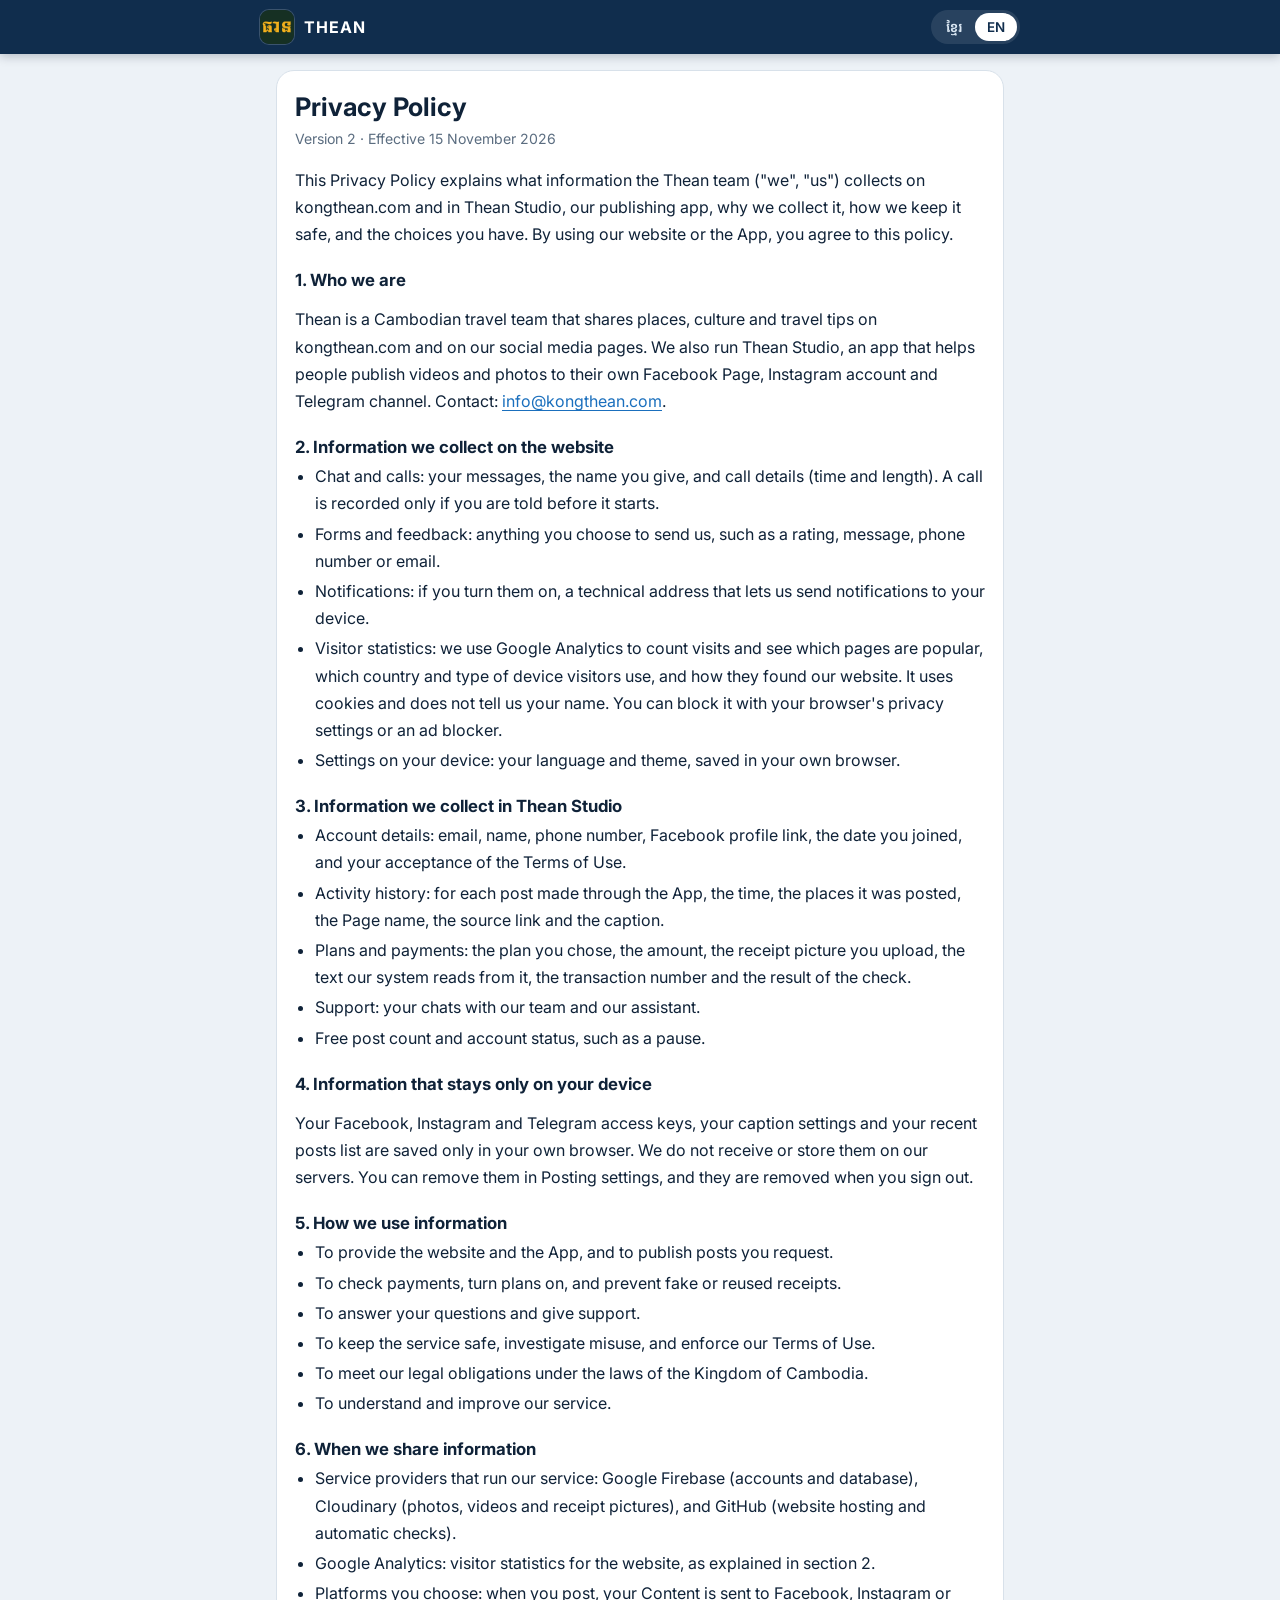
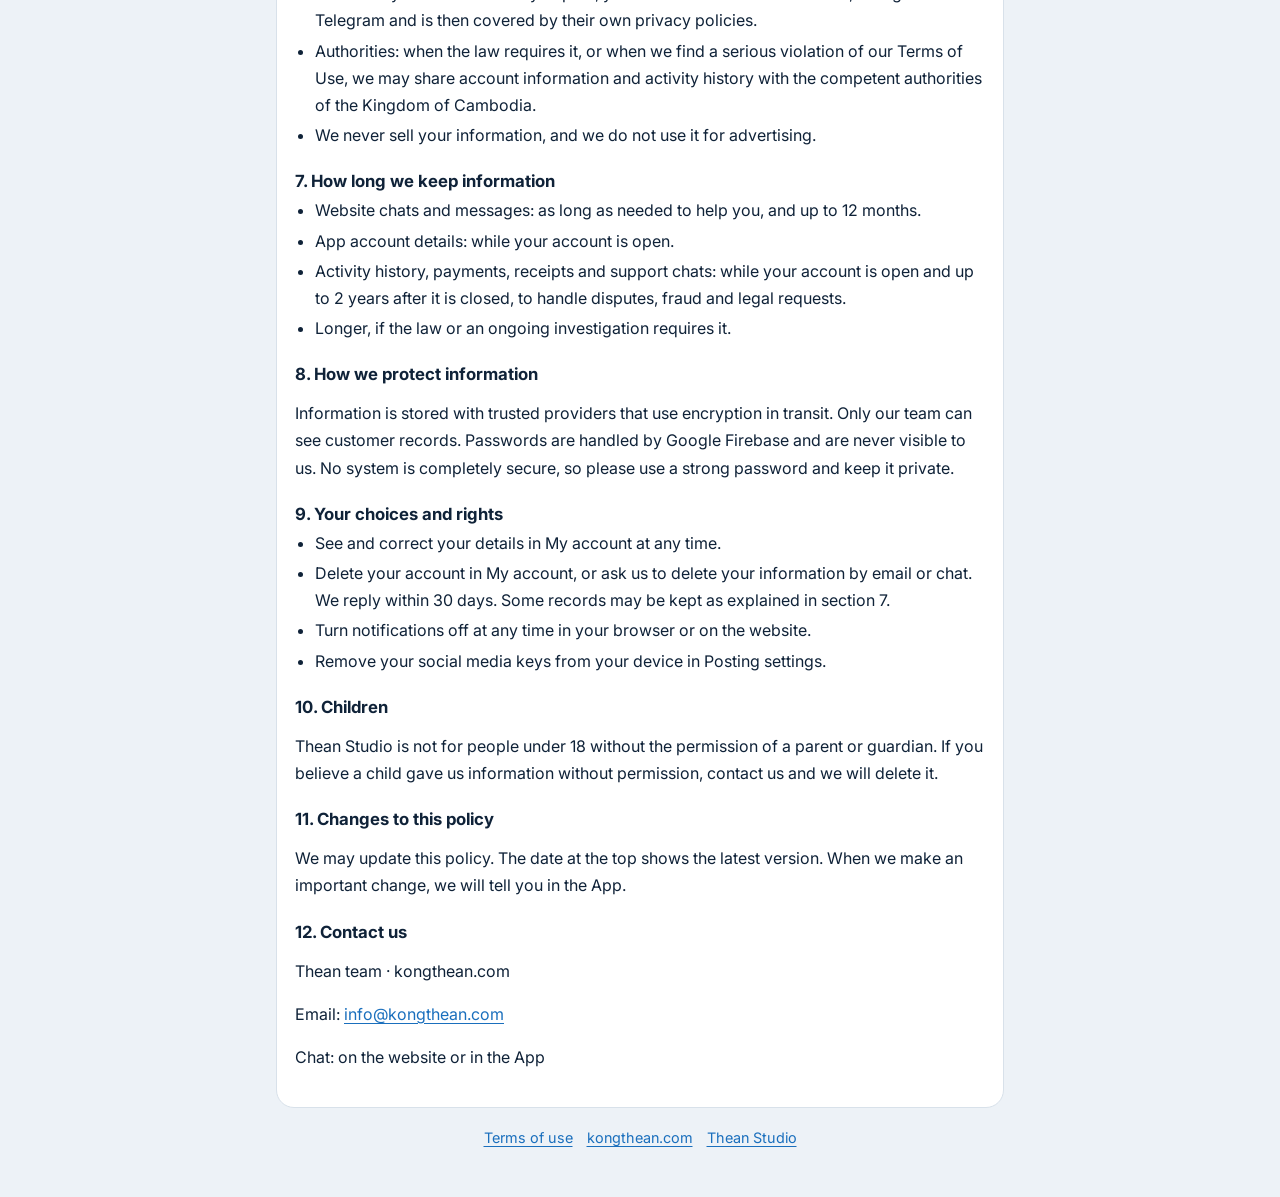
<file: privacy.html>
<!doctype html>
<html lang="en">
<head>
<meta charset="utf-8">
<meta name="viewport" content="width=device-width,initial-scale=1,viewport-fit=cover">
<title>Privacy Policy · Thean</title>
<meta name="description" content="Thean Privacy Policy for kongthean.com and the Thean Studio app.">
<meta name="theme-color" content="#102d4d">
<link rel="icon" href="/favicon.ico" sizes="any">
<link rel="apple-touch-icon" href="/icons/studio-apple-touch-icon.png">
<link rel="preconnect" href="https://fonts.googleapis.com">
<link href="https://fonts.googleapis.com/css2?family=Inter:wght@400;600;700&family=Kantumruy+Pro:wght@400;600;700&display=swap" rel="stylesheet">
<style>
:root{--bg:#edf2f7;--surface:#fff;--ink:#0f2238;--muted:#5b6d80;--line:#d8e1ea;--accent:#1a6fbd;--brand:#102d4d;--grad:linear-gradient(135deg,#36a8dc,#1a6fbd)}
@media (prefers-color-scheme:dark){:root{--bg:#081727;--surface:#0f2339;--ink:#eaf2fa;--muted:#94a9bf;--line:#1d3753;--accent:#4fb3e3}}
*{box-sizing:border-box}html,body{margin:0;background:var(--bg);color:var(--ink);font-family:Inter,"Kantumruy Pro",system-ui,-apple-system,sans-serif;-webkit-text-size-adjust:100%}
.top{position:sticky;top:0;z-index:5;background:var(--brand);color:#fff;padding:calc(10px + env(safe-area-inset-top)) 16px 10px;box-shadow:0 2px 10px rgba(5,20,40,.25)}
.top .in{max-width:760px;margin:0 auto;display:flex;align-items:center;gap:10px}
.brand{display:flex;align-items:center;gap:10px;color:#fff;text-decoration:none;font-weight:700;letter-spacing:.06em;flex:1;min-width:0}.brand img{width:34px;height:34px;border-radius:9px;box-shadow:0 0 0 1px rgba(255,255,255,.18)}
.lang2{display:inline-flex;border-radius:999px;padding:3px;background:rgba(255,255,255,.1)}.lang2 button{border:0;background:none;color:#d9e6f2;font:inherit;font-size:.84rem;font-weight:600;padding:6px 12px;border-radius:999px;cursor:pointer}.lang2 button.on{background:#fff;color:var(--brand)}
main{max-width:760px;margin:0 auto;padding:16px 16px calc(32px + env(safe-area-inset-bottom))}
article{background:var(--surface);border:1px solid var(--line);border-radius:18px;padding:20px 18px}
h1{margin:0 0 4px;font-size:1.6rem;line-height:1.25}h2{font-size:1.05rem;margin:22px 0 6px}
p,li{line-height:1.7}ul{padding-left:20px;margin:6px 0}li{margin:3px 0}
.dup{color:var(--muted);font-size:.88rem;margin:0 0 12px}.dintro{font-size:1rem}
a{color:var(--accent);text-underline-offset:3px}
.more{display:flex;justify-content:center;gap:14px;margin-top:18px;font-size:.9rem}
body.km{font-family:"Kantumruy Pro",Inter,system-ui,sans-serif}
</style>
</head>
<body>
<header class="top"><div class="in"><a class="brand" href="/"><img src="/icons/favicon-96.png" alt="">THEAN</a>
<div class="lang2" role="group" aria-label="Language"><button data-l="km">ខ្មែរ</button><button data-l="en">EN</button></div></div></header>
<main>
<article lang="en" data-lg="en"><h1>Privacy Policy</h1><p class="dup">Version 2 · Effective 15 November 2026</p><p class="dintro">This Privacy Policy explains what information the Thean team (&quot;we&quot;, &quot;us&quot;) collects on kongthean.com and in Thean Studio, our publishing app, why we collect it, how we keep it safe, and the choices you have. By using our website or the App, you agree to this policy.</p><section><h2>1. Who we are</h2><p>Thean is a Cambodian travel team that shares places, culture and travel tips on kongthean.com and on our social media pages. We also run Thean Studio, an app that helps people publish videos and photos to their own Facebook Page, Instagram account and Telegram channel. Contact: <a href="mailto:info@kongthean.com">info@kongthean.com</a>.</p></section><section><h2>2. Information we collect on the website</h2><ul><li>Chat and calls: your messages, the name you give, and call details (time and length). A call is recorded only if you are told before it starts.</li><li>Forms and feedback: anything you choose to send us, such as a rating, message, phone number or email.</li><li>Notifications: if you turn them on, a technical address that lets us send notifications to your device.</li><li>Visitor statistics: we use Google Analytics to count visits and see which pages are popular, which country and type of device visitors use, and how they found our website. It uses cookies and does not tell us your name. You can block it with your browser's privacy settings or an ad blocker.</li><li>Settings on your device: your language and theme, saved in your own browser.</li></ul></section><section><h2>3. Information we collect in Thean Studio</h2><ul><li>Account details: email, name, phone number, Facebook profile link, the date you joined, and your acceptance of the Terms of Use.</li><li>Activity history: for each post made through the App, the time, the places it was posted, the Page name, the source link and the caption.</li><li>Plans and payments: the plan you chose, the amount, the receipt picture you upload, the text our system reads from it, the transaction number and the result of the check.</li><li>Support: your chats with our team and our assistant.</li><li>Free post count and account status, such as a pause.</li></ul></section><section><h2>4. Information that stays only on your device</h2><p>Your Facebook, Instagram and Telegram access keys, your caption settings and your recent posts list are saved only in your own browser. We do not receive or store them on our servers. You can remove them in Posting settings, and they are removed when you sign out.</p></section><section><h2>5. How we use information</h2><ul><li>To provide the website and the App, and to publish posts you request.</li><li>To check payments, turn plans on, and prevent fake or reused receipts.</li><li>To answer your questions and give support.</li><li>To keep the service safe, investigate misuse, and enforce our Terms of Use.</li><li>To meet our legal obligations under the laws of the Kingdom of Cambodia.</li><li>To understand and improve our service.</li></ul></section><section><h2>6. When we share information</h2><ul><li>Service providers that run our service: Google Firebase (accounts and database), Cloudinary (photos, videos and receipt pictures), and GitHub (website hosting and automatic checks).</li><li>Google Analytics: visitor statistics for the website, as explained in section 2.</li><li>Platforms you choose: when you post, your Content is sent to Facebook, Instagram or Telegram and is then covered by their own privacy policies.</li><li>Authorities: when the law requires it, or when we find a serious violation of our Terms of Use, we may share account information and activity history with the competent authorities of the Kingdom of Cambodia.</li><li>We never sell your information, and we do not use it for advertising.</li></ul></section><section><h2>7. How long we keep information</h2><ul><li>Website chats and messages: as long as needed to help you, and up to 12 months.</li><li>App account details: while your account is open.</li><li>Activity history, payments, receipts and support chats: while your account is open and up to 2 years after it is closed, to handle disputes, fraud and legal requests.</li><li>Longer, if the law or an ongoing investigation requires it.</li></ul></section><section><h2>8. How we protect information</h2><p>Information is stored with trusted providers that use encryption in transit. Only our team can see customer records. Passwords are handled by Google Firebase and are never visible to us. No system is completely secure, so please use a strong password and keep it private.</p></section><section><h2>9. Your choices and rights</h2><ul><li>See and correct your details in My account at any time.</li><li>Delete your account in My account, or ask us to delete your information by email or chat. We reply within 30 days. Some records may be kept as explained in section 7.</li><li>Turn notifications off at any time in your browser or on the website.</li><li>Remove your social media keys from your device in Posting settings.</li></ul></section><section><h2>10. Children</h2><p>Thean Studio is not for people under 18 without the permission of a parent or guardian. If you believe a child gave us information without permission, contact us and we will delete it.</p></section><section><h2>11. Changes to this policy</h2><p>We may update this policy. The date at the top shows the latest version. When we make an important change, we will tell you in the App.</p></section><section><h2>12. Contact us</h2><p>Thean team · kongthean.com</p><p>Email: <a href="mailto:info@kongthean.com">info@kongthean.com</a></p><p>Chat: on the website or in the App</p></section></article>
<article lang="km" data-lg="km" hidden><h1>គោលការណ៍ឯកជនភាព</h1><p class="dup">កំណែទី២ · ចូលជាធរមាន ថ្ងៃទី១៥ ខែវិច្ឆិកា ឆ្នាំ២០២៦</p><p class="dintro">គោលការណ៍ឯកជនភាពនេះពន្យល់ពីព័ត៌មានដែលក្រុមការងារ ធាន («យើង») ប្រមូលនៅលើ kongthean.com និងក្នុង Thean Studio ដែលជាកម្មវិធីបង្ហោះរបស់យើង មូលហេតុដែលយើងប្រមូល របៀបដែលយើងរក្សាសុវត្ថិភាព និងជម្រើសដែលអ្នកមាន។ ដោយប្រើគេហទំព័រ ឬកម្មវិធីរបស់យើង អ្នកយល់ព្រមលើគោលការណ៍នេះ។</p><section><h2>១. យើងជានរណា</h2><p>ធាន គឺជាក្រុមការងារទេសចរណ៍កម្ពុជា ដែលចែករំលែកទីកន្លែង វប្បធម៌ និងគន្លឹះធ្វើដំណើរ នៅលើ kongthean.com និងទំព័របណ្តាញសង្គមរបស់យើង។ យើងក៏ដំណើរការ Thean Studio ដែលជាកម្មវិធីជួយមនុស្សបង្ហោះវីដេអូ និងរូបភាពទៅទំព័រ Facebook គណនី Instagram និងឆានែល Telegram របស់ពួកគេផ្ទាល់។ ទំនាក់ទំនង៖ <a href="mailto:info@kongthean.com">info@kongthean.com</a>។</p></section><section><h2>២. ព័ត៌មានដែលយើងប្រមូលនៅលើគេហទំព័រ</h2><ul><li>ការជជែក និងការហៅទូរស័ព្ទ៖ សាររបស់អ្នក ឈ្មោះដែលអ្នកផ្តល់ និងព័ត៌មានការហៅ (ពេលវេលា និងរយៈពេល)។ ការហៅត្រូវបានថតតែនៅពេលអ្នកត្រូវបានជូនដំណឹងមុនចាប់ផ្តើមប៉ុណ្ណោះ។</li><li>ទម្រង់បែបបទ និងមតិកែលម្អ៖ អ្វីដែលអ្នកជ្រើសផ្ញើមកយើង ដូចជាការវាយតម្លៃ សារ លេខទូរស័ព្ទ ឬអ៊ីមែល។</li><li>ការជូនដំណឹង៖ ប្រសិនបើអ្នកបើក អាសយដ្ឋានបច្ចេកទេសមួយ ដែលអនុញ្ញាតឱ្យយើងផ្ញើការជូនដំណឹងទៅឧបករណ៍របស់អ្នក។</li><li>ស្ថិតិអ្នកចូលមើល៖ យើងប្រើ Google Analytics ដើម្បីរាប់ចំនួនអ្នកចូលមើល និងដឹងថាទំព័រណាពេញនិយម អ្នកចូលមើលមកពីប្រទេសណា ប្រើឧបករណ៍ប្រភេទណា និងរកឃើញគេហទំព័ររបស់យើងតាមរបៀបណា។ វាប្រើខូគី (cookies) ហើយមិនប្រាប់យើងពីឈ្មោះរបស់អ្នកទេ។ អ្នកអាចរារាំងវាដោយការកំណត់ឯកជនភាពក្នុងកម្មវិធីរុករក ឬកម្មវិធីរារាំងការផ្សាយពាណិជ្ជកម្ម។</li><li>ការកំណត់នៅលើឧបករណ៍៖ ភាសា និងរចនាប័ទ្មរបស់អ្នក ដែលរក្សាទុកក្នុងកម្មវិធីរុករករបស់អ្នកផ្ទាល់។</li></ul></section><section><h2>៣. ព័ត៌មានដែលយើងប្រមូលក្នុង Thean Studio</h2><ul><li>ព័ត៌មានគណនី៖ អ៊ីមែល ឈ្មោះ លេខទូរស័ព្ទ តំណប្រូហ្វាល Facebook ថ្ងៃចូលរួម និងការយល់ព្រមលើលក្ខខណ្ឌប្រើប្រាស់។</li><li>ប្រវត្តិសកម្មភាព៖ សម្រាប់ប៉ុស្តិ៍នីមួយៗដែលបង្ហោះតាមកម្មវិធី ពេលវេលា កន្លែងដែលបានបង្ហោះ ឈ្មោះទំព័រ តំណប្រភព និងចំណងជើង។</li><li>គម្រោង និងការបង់ប្រាក់៖ គម្រោងដែលអ្នកជ្រើស ចំនួនទឹកប្រាក់ រូបភាពបង្កាន់ដៃដែលអ្នកផ្ញើ អត្ថបទដែលប្រព័ន្ធរបស់យើងអានពីវា លេខប្រតិបត្តិការ និងលទ្ធផលនៃការពិនិត្យ។</li><li>ជំនួយ៖ ការជជែករបស់អ្នកជាមួយក្រុមការងារ និងជំនួយការរបស់យើង។</li><li>ចំនួនការបង្ហោះឥតគិតថ្លៃ និងស្ថានភាពគណនី ដូចជាការផ្អាក។</li></ul></section><section><h2>៤. ព័ត៌មានដែលនៅតែលើឧបករណ៍របស់អ្នក</h2><p>កូនសោចូលប្រើ Facebook, Instagram និង Telegram ការកំណត់ចំណងជើង និងបញ្ជីប៉ុស្តិ៍ថ្មីៗរបស់អ្នក ត្រូវបានរក្សាទុកតែក្នុងកម្មវិធីរុករករបស់អ្នកផ្ទាល់។ យើងមិនទទួល ឬរក្សាទុកវានៅលើម៉ាស៊ីនមេរបស់យើងទេ។ អ្នកអាចលុបវាក្នុង ការកំណត់ការបង្ហោះ ហើយវាត្រូវបានលុបនៅពេលអ្នកចាកចេញ។</p></section><section><h2>៥. របៀបដែលយើងប្រើព័ត៌មាន</h2><ul><li>ដើម្បីផ្តល់គេហទំព័រ និងកម្មវិធី ហើយបង្ហោះប៉ុស្តិ៍តាមសំណើរបស់អ្នក។</li><li>ដើម្បីពិនិត្យការបង់ប្រាក់ បើកគម្រោង និងការពារបង្កាន់ដៃក្លែងក្លាយ ឬប្រើឡើងវិញ។</li><li>ដើម្បីឆ្លើយសំណួរ និងផ្តល់ជំនួយ។</li><li>ដើម្បីរក្សាសុវត្ថិភាពសេវាកម្ម ស៊ើបអង្កេតការប្រើខុស និងអនុវត្តលក្ខខណ្ឌប្រើប្រាស់។</li><li>ដើម្បីបំពេញកាតព្វកិច្ចតាមច្បាប់នៃព្រះរាជាណាចក្រកម្ពុជា។</li><li>ដើម្បីយល់ និងកែលម្អសេវាកម្មរបស់យើង។</li></ul></section><section><h2>៦. ពេលដែលយើងចែករំលែកព័ត៌មាន</h2><ul><li>អ្នកផ្តល់សេវាដែលដំណើរការសេវាកម្មរបស់យើង៖ Google Firebase (គណនី និងមូលដ្ឋានទិន្នន័យ) Cloudinary (រូបភាព វីដេអូ និងរូបបង្កាន់ដៃ) និង GitHub (ការបង្ហោះគេហទំព័រ និងការពិនិត្យស្វ័យប្រវត្តិ)។</li><li>Google Analytics៖ ស្ថិតិអ្នកចូលមើលគេហទំព័រ ដូចដែលបានពន្យល់ក្នុងផ្នែកទី២។</li><li>វេទិកាដែលអ្នកជ្រើស៖ នៅពេលអ្នកបង្ហោះ មាតិការបស់អ្នកត្រូវបានផ្ញើទៅ Facebook, Instagram ឬ Telegram ហើយស្ថិតក្រោមគោលការណ៍ឯកជនភាពរបស់ពួកគេ។</li><li>អាជ្ញាធរ៖ នៅពេលច្បាប់តម្រូវ ឬនៅពេលយើងរកឃើញការរំលោភធ្ងន់ធ្ងរលើលក្ខខណ្ឌប្រើប្រាស់ យើងអាចចែករំលែកព័ត៌មានគណនី និងប្រវត្តិសកម្មភាព ជាមួយអាជ្ញាធរមានសមត្ថកិច្ចនៃព្រះរាជាណាចក្រកម្ពុជា។</li><li>យើងមិនដែលលក់ព័ត៌មានរបស់អ្នក ហើយមិនប្រើវាសម្រាប់ការផ្សាយពាណិជ្ជកម្មឡើយ។</li></ul></section><section><h2>៧. រយៈពេលរក្សាទុកព័ត៌មាន</h2><ul><li>ការជជែក និងសារលើគេហទំព័រ៖ ដរាបណាចាំបាច់ដើម្បីជួយអ្នក និងរហូតដល់ ១២ ខែ។</li><li>ព័ត៌មានគណនីកម្មវិធី៖ ដរាបណាគណនីរបស់អ្នកនៅបើក។</li><li>ប្រវត្តិសកម្មភាព ការបង់ប្រាក់ បង្កាន់ដៃ និងការជជែកជំនួយ៖ ដរាបណាគណនីនៅបើក និងរហូតដល់ ២ ឆ្នាំបន្ទាប់ពីបិទ ដើម្បីដោះស្រាយវិវាទ ការបោកប្រាស់ និងសំណើតាមច្បាប់។</li><li>យូរជាងនេះ ប្រសិនបើច្បាប់ ឬការស៊ើបអង្កេតដែលកំពុងដំណើរការតម្រូវ។</li></ul></section><section><h2>៨. របៀបដែលយើងការពារព័ត៌មាន</h2><p>ព័ត៌មានត្រូវបានរក្សាទុកជាមួយអ្នកផ្តល់សេវាដែលគួរឱ្យទុកចិត្ត ដែលប្រើការអ៊ិនគ្រីបពេលបញ្ជូន។ មានតែក្រុមការងាររបស់យើងទេ ដែលអាចមើលកំណត់ត្រាអតិថិជន។ ពាក្យសម្ងាត់ត្រូវបានគ្រប់គ្រងដោយ Google Firebase ហើយយើងមិនអាចមើលឃើញវាទេ។ គ្មានប្រព័ន្ធណាមានសុវត្ថិភាពទាំងស្រុងទេ ដូច្នេះសូមប្រើពាក្យសម្ងាត់រឹងមាំ ហើយរក្សាវាជាការសម្ងាត់។</p></section><section><h2>៩. ជម្រើស និងសិទ្ធិរបស់អ្នក</h2><ul><li>មើល និងកែព័ត៌មានរបស់អ្នកក្នុង គណនីរបស់ខ្ញុំ គ្រប់ពេល។</li><li>លុបគណនីរបស់អ្នកក្នុង គណនីរបស់ខ្ញុំ ឬស្នើឱ្យយើងលុបព័ត៌មានរបស់អ្នកតាមអ៊ីមែល ឬការជជែក។ យើងឆ្លើយតបក្នុងរយៈពេល ៣០ ថ្ងៃ។ កំណត់ត្រាមួយចំនួនអាចត្រូវបានរក្សាទុក ដូចដែលបានពន្យល់ក្នុងផ្នែកទី៧។</li><li>បិទការជូនដំណឹងគ្រប់ពេល ក្នុងកម្មវិធីរុករក ឬនៅលើគេហទំព័រ។</li><li>លុបកូនសោបណ្តាញសង្គមចេញពីឧបករណ៍របស់អ្នក ក្នុង ការកំណត់ការបង្ហោះ។</li></ul></section><section><h2>១០. កុមារ</h2><p>Thean Studio មិនមែនសម្រាប់អ្នកដែលមានអាយុក្រោម ១៨ ឆ្នាំ ដោយគ្មានការអនុញ្ញាតពីឪពុកម្តាយ ឬអាណាព្យាបាលឡើយ។ ប្រសិនបើអ្នកជឿថាកុមារបានផ្តល់ព័ត៌មានមកយើងដោយគ្មានការអនុញ្ញាត សូមទាក់ទងយើង ហើយយើងនឹងលុបវា។</p></section><section><h2>១១. ការផ្លាស់ប្តូរគោលការណ៍នេះ</h2><p>យើងអាចធ្វើបច្ចុប្បន្នភាពគោលការណ៍នេះ។ កាលបរិច្ឆេទនៅខាងលើបង្ហាញកំណែចុងក្រោយ។ នៅពេលមានការផ្លាស់ប្តូរសំខាន់ យើងនឹងជូនដំណឹងអ្នកក្នុងកម្មវិធី។</p></section><section><h2>១២. ទំនាក់ទំនង</h2><p>ក្រុមការងារ ធាន · kongthean.com</p><p>អ៊ីមែល៖ <a href="mailto:info@kongthean.com">info@kongthean.com</a></p><p>ការជជែក៖ នៅលើគេហទំព័រ ឬក្នុងកម្មវិធី</p></section></article>
<p class="more"><a href="/terms" data-o="en">Terms of use</a><a href="/terms" data-o="km" hidden>លក្ខខណ្ឌប្រើប្រាស់</a><a href="/" data-o="en">kongthean.com</a><a href="/" data-o="km" hidden>kongthean.com</a><a href="/publish" data-o="en">Thean Studio</a><a href="/publish" data-o="km" hidden>Thean Studio</a></p>
</main>
<script>
(function(){
  function pick(){try{var q=new URLSearchParams(location.search).get('lang');if(q==='km'||q==='en')return q}catch(e){}
    try{var c=JSON.parse(localStorage.getItem('thean_post_v1')||'{}');if(c.lang==='km'||c.lang==='en')return c.lang}catch(e){}
    return /^km/i.test(navigator.language||'')?'km':'en'}
  function set(l){document.documentElement.lang=l;document.body.classList.toggle('km',l==='km');
    document.querySelectorAll('[data-lg]').forEach(function(a){a.hidden=a.getAttribute('data-lg')!==l});
    document.querySelectorAll('[data-o]').forEach(function(a){a.hidden=a.getAttribute('data-o')!==l});
    document.querySelectorAll('[data-l]').forEach(function(b){b.classList.toggle('on',b.getAttribute('data-l')===l)});
    var a=document.querySelector('article:not([hidden]) h1');if(a)document.title=a.textContent+' · Thean'}
  document.querySelectorAll('[data-l]').forEach(function(b){b.onclick=function(){var l=b.getAttribute('data-l');set(l);try{var c=JSON.parse(localStorage.getItem('thean_post_v1')||'{}');c.lang=l;localStorage.setItem('thean_post_v1',JSON.stringify(c))}catch(e){}}});
  set(pick());
})();
</script>
<script>
/* Text edited by the team in Admin (Terms & Privacy) replaces the built-in text */
(function(){var K='sprivacy',U='https://thean-12952-default-rtdb.asia-southeast1.firebasedatabase.app/site/content/legal/'+K+'.json';
  function e(t){return String(t==null?'':t).replace(/&/g,'&amp;').replace(/</g,'&lt;').replace(/>/g,'&gt;').replace(/"/g,'&quot;').replace(/info@kongthean\.com/g,'<a href="mailto:info@kongthean.com">info@kongthean.com</a>')}
  function ok(D){return D&&typeof D.title==='string'&&D.sections&&D.sections.length}
  fetch(U,{cache:'no-store'}).then(function(r){return r.ok?r.json():null}).then(function(x){if(!x)return;['en','km'].forEach(function(lg){var D=x[lg],a=document.querySelector('article[data-lg="'+lg+'"]');if(!ok(D)||!a)return;
    a.innerHTML='<h1>'+e(D.title)+'</h1>'+(x.up&&x.up[lg]?'<p class="dup">'+e(x.up[lg])+'</p>':'')+'<p class="dintro">'+e(D.intro)+'</p>'+D.sections.map(function(s){return '<section><h2>'+e(s[0])+'</h2>'+(s[1]||[]).map(function(b){return Array.isArray(b)?'<ul>'+b.map(function(i){return '<li>'+e(i)+'</li>'}).join('')+'</ul>':'<p>'+e(b)+'</p>'}).join('')+'</section>'}).join('')});
    var h=document.querySelector('article:not([hidden]) h1');if(h)document.title=h.textContent+' · Thean'}).catch(function(){})})();
</script>
</body>
</html>
</file>
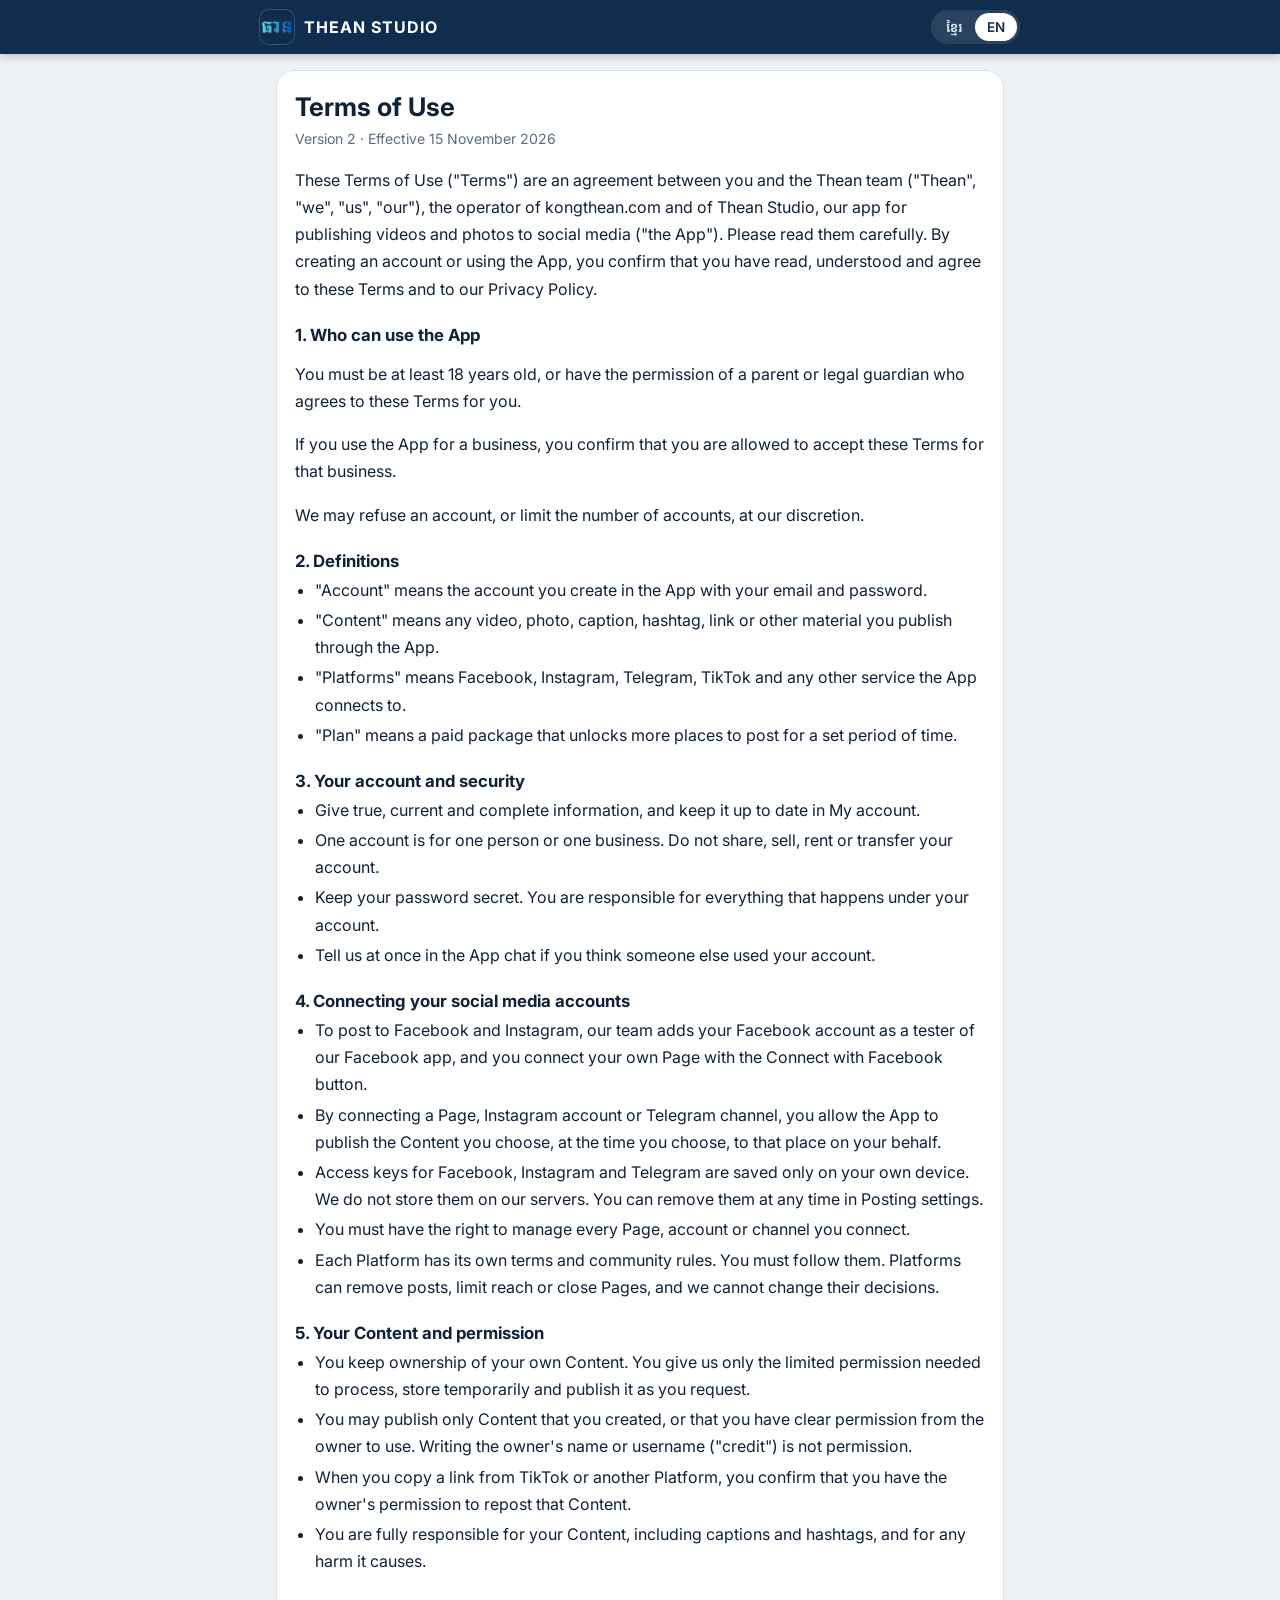
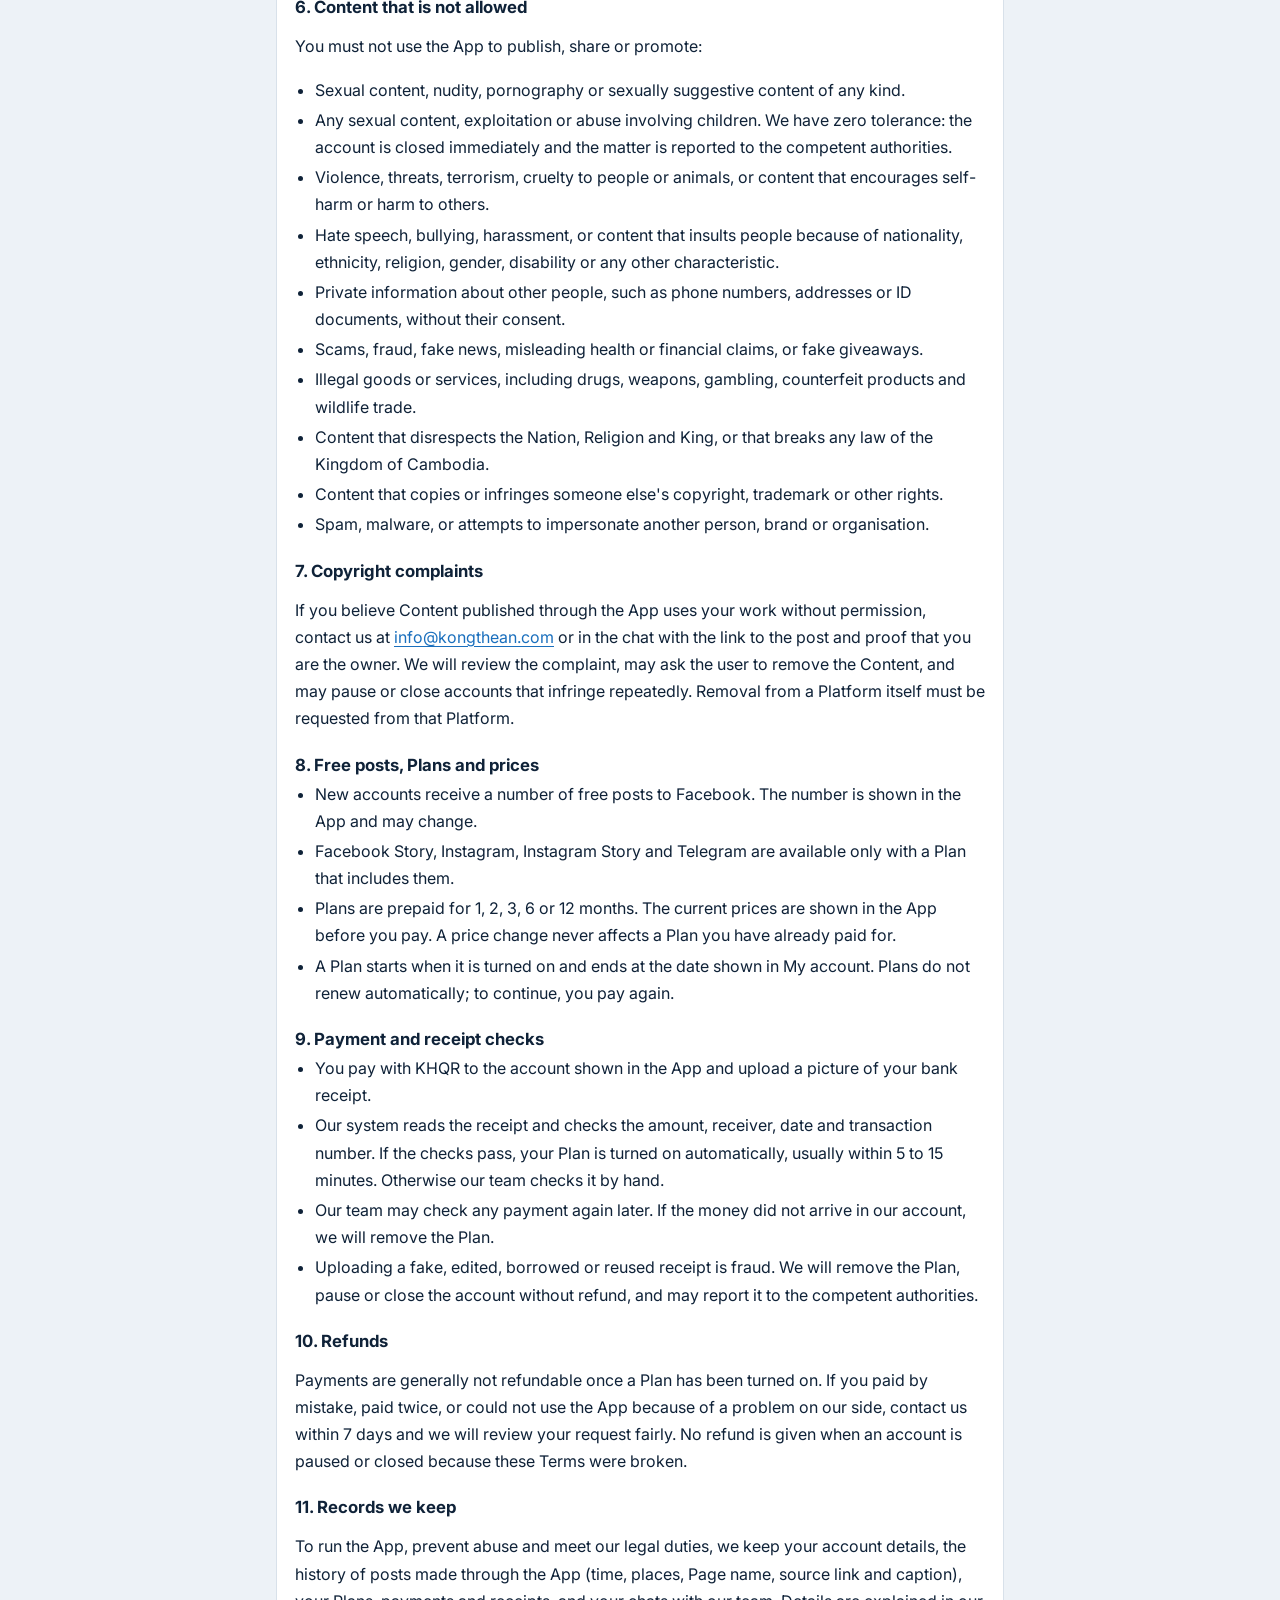
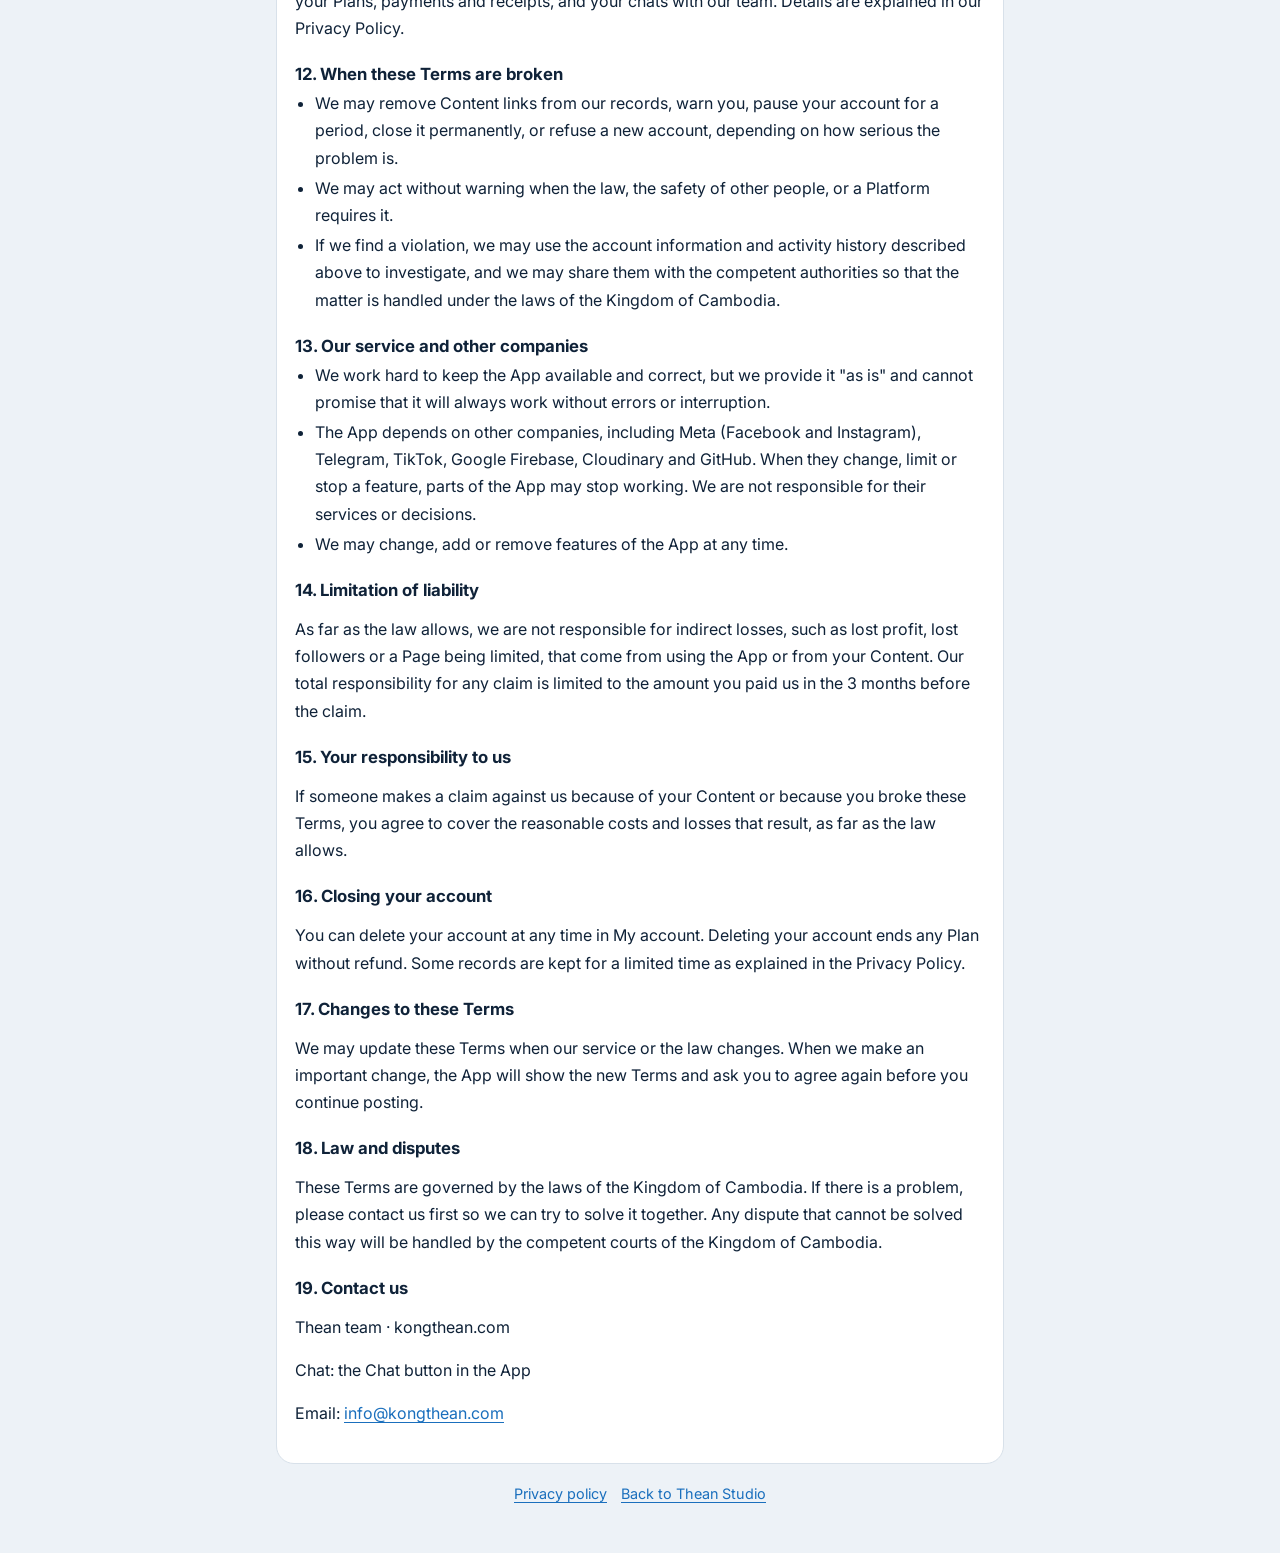
<file: terms.html>
<!doctype html>
<html lang="en">
<head>
<meta charset="utf-8">
<meta name="viewport" content="width=device-width,initial-scale=1,viewport-fit=cover">
<title>Terms of Use · Thean</title>
<meta name="description" content="Thean Terms of Use for kongthean.com and the Thean Studio app.">
<meta name="theme-color" content="#102d4d">
<link rel="icon" href="/favicon.ico" sizes="any">
<link rel="apple-touch-icon" href="/icons/studio-apple-touch-icon.png">
<link rel="preconnect" href="https://fonts.googleapis.com">
<link href="https://fonts.googleapis.com/css2?family=Inter:wght@400;600;700&family=Kantumruy+Pro:wght@400;600;700&display=swap" rel="stylesheet">
<style>
:root{--bg:#edf2f7;--surface:#fff;--ink:#0f2238;--muted:#5b6d80;--line:#d8e1ea;--accent:#1a6fbd;--brand:#102d4d;--grad:linear-gradient(135deg,#36a8dc,#1a6fbd)}
@media (prefers-color-scheme:dark){:root{--bg:#081727;--surface:#0f2339;--ink:#eaf2fa;--muted:#94a9bf;--line:#1d3753;--accent:#4fb3e3}}
*{box-sizing:border-box}html,body{margin:0;background:var(--bg);color:var(--ink);font-family:Inter,"Kantumruy Pro",system-ui,-apple-system,sans-serif;-webkit-text-size-adjust:100%}
.top{position:sticky;top:0;z-index:5;background:var(--brand);color:#fff;padding:calc(10px + env(safe-area-inset-top)) 16px 10px;box-shadow:0 2px 10px rgba(5,20,40,.25)}
.top .in{max-width:760px;margin:0 auto;display:flex;align-items:center;gap:10px}
.brand{display:flex;align-items:center;gap:10px;color:#fff;text-decoration:none;font-weight:700;letter-spacing:.06em;flex:1;min-width:0}.brand img{width:34px;height:34px;border-radius:9px;box-shadow:0 0 0 1px rgba(255,255,255,.18)}
.lang2{display:inline-flex;border-radius:999px;padding:3px;background:rgba(255,255,255,.1)}.lang2 button{border:0;background:none;color:#d9e6f2;font:inherit;font-size:.84rem;font-weight:600;padding:6px 12px;border-radius:999px;cursor:pointer}.lang2 button.on{background:#fff;color:var(--brand)}
main{max-width:760px;margin:0 auto;padding:16px 16px calc(32px + env(safe-area-inset-bottom))}
article{background:var(--surface);border:1px solid var(--line);border-radius:18px;padding:20px 18px}
h1{margin:0 0 4px;font-size:1.6rem;line-height:1.25}h2{font-size:1.05rem;margin:22px 0 6px}
p,li{line-height:1.7}ul{padding-left:20px;margin:6px 0}li{margin:3px 0}
.dup{color:var(--muted);font-size:.88rem;margin:0 0 12px}.dintro{font-size:1rem}
a{color:var(--accent);text-underline-offset:3px}
.more{display:flex;justify-content:center;gap:14px;margin-top:18px;font-size:.9rem}
body.km{font-family:"Kantumruy Pro",Inter,system-ui,sans-serif}
</style>
</head>
<body>
<header class="top"><div class="in"><a class="brand" href="/publish"><img src="/icons/studio-favicon-96.png" alt="">THEAN STUDIO</a>
<div class="lang2" role="group" aria-label="Language"><button data-l="km">ខ្មែរ</button><button data-l="en">EN</button></div></div></header>
<main>
<article lang="en" data-lg="en"><h1>Terms of Use</h1><p class="dup">Version 2 · Effective 15 November 2026</p><p class="dintro">These Terms of Use (&quot;Terms&quot;) are an agreement between you and the Thean team (&quot;Thean&quot;, &quot;we&quot;, &quot;us&quot;, &quot;our&quot;), the operator of kongthean.com and of Thean Studio, our app for publishing videos and photos to social media (&quot;the App&quot;). Please read them carefully. By creating an account or using the App, you confirm that you have read, understood and agree to these Terms and to our Privacy Policy.</p><section><h2>1. Who can use the App</h2><p>You must be at least 18 years old, or have the permission of a parent or legal guardian who agrees to these Terms for you.</p><p>If you use the App for a business, you confirm that you are allowed to accept these Terms for that business.</p><p>We may refuse an account, or limit the number of accounts, at our discretion.</p></section><section><h2>2. Definitions</h2><ul><li>&quot;Account&quot; means the account you create in the App with your email and password.</li><li>&quot;Content&quot; means any video, photo, caption, hashtag, link or other material you publish through the App.</li><li>&quot;Platforms&quot; means Facebook, Instagram, Telegram, TikTok and any other service the App connects to.</li><li>&quot;Plan&quot; means a paid package that unlocks more places to post for a set period of time.</li></ul></section><section><h2>3. Your account and security</h2><ul><li>Give true, current and complete information, and keep it up to date in My account.</li><li>One account is for one person or one business. Do not share, sell, rent or transfer your account.</li><li>Keep your password secret. You are responsible for everything that happens under your account.</li><li>Tell us at once in the App chat if you think someone else used your account.</li></ul></section><section><h2>4. Connecting your social media accounts</h2><ul><li>To post to Facebook and Instagram, our team adds your Facebook account as a tester of our Facebook app, and you connect your own Page with the Connect with Facebook button.</li><li>By connecting a Page, Instagram account or Telegram channel, you allow the App to publish the Content you choose, at the time you choose, to that place on your behalf.</li><li>Access keys for Facebook, Instagram and Telegram are saved only on your own device. We do not store them on our servers. You can remove them at any time in Posting settings.</li><li>You must have the right to manage every Page, account or channel you connect.</li><li>Each Platform has its own terms and community rules. You must follow them. Platforms can remove posts, limit reach or close Pages, and we cannot change their decisions.</li></ul></section><section><h2>5. Your Content and permission</h2><ul><li>You keep ownership of your own Content. You give us only the limited permission needed to process, store temporarily and publish it as you request.</li><li>You may publish only Content that you created, or that you have clear permission from the owner to use. Writing the owner&#x27;s name or username (&quot;credit&quot;) is not permission.</li><li>When you copy a link from TikTok or another Platform, you confirm that you have the owner&#x27;s permission to repost that Content.</li><li>You are fully responsible for your Content, including captions and hashtags, and for any harm it causes.</li></ul></section><section><h2>6. Content that is not allowed</h2><p>You must not use the App to publish, share or promote:</p><ul><li>Sexual content, nudity, pornography or sexually suggestive content of any kind.</li><li>Any sexual content, exploitation or abuse involving children. We have zero tolerance: the account is closed immediately and the matter is reported to the competent authorities.</li><li>Violence, threats, terrorism, cruelty to people or animals, or content that encourages self-harm or harm to others.</li><li>Hate speech, bullying, harassment, or content that insults people because of nationality, ethnicity, religion, gender, disability or any other characteristic.</li><li>Private information about other people, such as phone numbers, addresses or ID documents, without their consent.</li><li>Scams, fraud, fake news, misleading health or financial claims, or fake giveaways.</li><li>Illegal goods or services, including drugs, weapons, gambling, counterfeit products and wildlife trade.</li><li>Content that disrespects the Nation, Religion and King, or that breaks any law of the Kingdom of Cambodia.</li><li>Content that copies or infringes someone else&#x27;s copyright, trademark or other rights.</li><li>Spam, malware, or attempts to impersonate another person, brand or organisation.</li></ul></section><section><h2>7. Copyright complaints</h2><p>If you believe Content published through the App uses your work without permission, contact us at <a href="mailto:info@kongthean.com">info@kongthean.com</a> or in the chat with the link to the post and proof that you are the owner. We will review the complaint, may ask the user to remove the Content, and may pause or close accounts that infringe repeatedly. Removal from a Platform itself must be requested from that Platform.</p></section><section><h2>8. Free posts, Plans and prices</h2><ul><li>New accounts receive a number of free posts to Facebook. The number is shown in the App and may change.</li><li>Facebook Story, Instagram, Instagram Story and Telegram are available only with a Plan that includes them.</li><li>Plans are prepaid for 1, 2, 3, 6 or 12 months. The current prices are shown in the App before you pay. A price change never affects a Plan you have already paid for.</li><li>A Plan starts when it is turned on and ends at the date shown in My account. Plans do not renew automatically; to continue, you pay again.</li></ul></section><section><h2>9. Payment and receipt checks</h2><ul><li>You pay with KHQR to the account shown in the App and upload a picture of your bank receipt.</li><li>Our system reads the receipt and checks the amount, receiver, date and transaction number. If the checks pass, your Plan is turned on automatically, usually within 5 to 15 minutes. Otherwise our team checks it by hand.</li><li>Our team may check any payment again later. If the money did not arrive in our account, we will remove the Plan.</li><li>Uploading a fake, edited, borrowed or reused receipt is fraud. We will remove the Plan, pause or close the account without refund, and may report it to the competent authorities.</li></ul></section><section><h2>10. Refunds</h2><p>Payments are generally not refundable once a Plan has been turned on. If you paid by mistake, paid twice, or could not use the App because of a problem on our side, contact us within 7 days and we will review your request fairly. No refund is given when an account is paused or closed because these Terms were broken.</p></section><section><h2>11. Records we keep</h2><p>To run the App, prevent abuse and meet our legal duties, we keep your account details, the history of posts made through the App (time, places, Page name, source link and caption), your Plans, payments and receipts, and your chats with our team. Details are explained in our Privacy Policy.</p></section><section><h2>12. When these Terms are broken</h2><ul><li>We may remove Content links from our records, warn you, pause your account for a period, close it permanently, or refuse a new account, depending on how serious the problem is.</li><li>We may act without warning when the law, the safety of other people, or a Platform requires it.</li><li>If we find a violation, we may use the account information and activity history described above to investigate, and we may share them with the competent authorities so that the matter is handled under the laws of the Kingdom of Cambodia.</li></ul></section><section><h2>13. Our service and other companies</h2><ul><li>We work hard to keep the App available and correct, but we provide it &quot;as is&quot; and cannot promise that it will always work without errors or interruption.</li><li>The App depends on other companies, including Meta (Facebook and Instagram), Telegram, TikTok, Google Firebase, Cloudinary and GitHub. When they change, limit or stop a feature, parts of the App may stop working. We are not responsible for their services or decisions.</li><li>We may change, add or remove features of the App at any time.</li></ul></section><section><h2>14. Limitation of liability</h2><p>As far as the law allows, we are not responsible for indirect losses, such as lost profit, lost followers or a Page being limited, that come from using the App or from your Content. Our total responsibility for any claim is limited to the amount you paid us in the 3 months before the claim.</p></section><section><h2>15. Your responsibility to us</h2><p>If someone makes a claim against us because of your Content or because you broke these Terms, you agree to cover the reasonable costs and losses that result, as far as the law allows.</p></section><section><h2>16. Closing your account</h2><p>You can delete your account at any time in My account. Deleting your account ends any Plan without refund. Some records are kept for a limited time as explained in the Privacy Policy.</p></section><section><h2>17. Changes to these Terms</h2><p>We may update these Terms when our service or the law changes. When we make an important change, the App will show the new Terms and ask you to agree again before you continue posting.</p></section><section><h2>18. Law and disputes</h2><p>These Terms are governed by the laws of the Kingdom of Cambodia. If there is a problem, please contact us first so we can try to solve it together. Any dispute that cannot be solved this way will be handled by the competent courts of the Kingdom of Cambodia.</p></section><section><h2>19. Contact us</h2><p>Thean team · kongthean.com</p><p>Chat: the Chat button in the App</p><p>Email: <a href="mailto:info@kongthean.com">info@kongthean.com</a></p></section></article>
<article lang="km" data-lg="km" hidden><h1>លក្ខខណ្ឌប្រើប្រាស់</h1><p class="dup">កំណែទី២ · ចូលជាធរមាន ថ្ងៃទី១៥ ខែវិច្ឆិកា ឆ្នាំ២០២៦</p><p class="dintro">លក្ខខណ្ឌប្រើប្រាស់ទាំងនេះ («លក្ខខណ្ឌ») គឺជាកិច្ចព្រមព្រៀងរវាងអ្នក និងក្រុមការងារ ធាន («ធាន» «យើង») ដែលជាអ្នកគ្រប់គ្រង kongthean.com និង Thean Studio ដែលជាកម្មវិធីរបស់យើងសម្រាប់បង្ហោះវីដេអូ និងរូបភាពទៅបណ្តាញសង្គម («កម្មវិធី»)។ សូមអានដោយយកចិត្តទុកដាក់។ ដោយបង្កើតគណនី ឬប្រើកម្មវិធី អ្នកបញ្ជាក់ថាអ្នកបានអាន យល់ និងយល់ព្រមលើលក្ខខណ្ឌទាំងនេះ និងគោលការណ៍ឯកជនភាពរបស់យើង។</p><section><h2>១. អ្នកដែលអាចប្រើកម្មវិធី</h2><p>អ្នកត្រូវមានអាយុយ៉ាងតិច ១៨ ឆ្នាំ ឬមានការអនុញ្ញាតពីឪពុកម្តាយ ឬអាណាព្យាបាលស្របច្បាប់ ដែលយល់ព្រមលើលក្ខខណ្ឌទាំងនេះជំនួសអ្នក។</p><p>ប្រសិនបើអ្នកប្រើកម្មវិធីសម្រាប់អាជីវកម្ម អ្នកបញ្ជាក់ថាអ្នកមានសិទ្ធិទទួលយកលក្ខខណ្ឌទាំងនេះជំនួសអាជីវកម្មនោះ។</p><p>យើងអាចបដិសេធការបង្កើតគណនី ឬកំណត់ចំនួនគណនី តាមការសម្រេចរបស់យើង។</p></section><section><h2>២. និយមន័យ</h2><ul><li>«គណនី» មានន័យថា គណនីដែលអ្នកបង្កើតក្នុងកម្មវិធី ដោយប្រើអ៊ីមែល និងពាក្យសម្ងាត់។</li><li>«មាតិកា» មានន័យថា វីដេអូ រូបភាព ចំណងជើង ហាស់ថេក តំណ ឬសម្ភារៈផ្សេងៗ ដែលអ្នកបង្ហោះតាមកម្មវិធី។</li><li>«វេទិកា» មានន័យថា Facebook, Instagram, Telegram, TikTok និងសេវាកម្មផ្សេងទៀតដែលកម្មវិធីភ្ជាប់ទៅ។</li><li>«គម្រោង» មានន័យថា កញ្ចប់បង់ប្រាក់ ដែលបើកកន្លែងបង្ហោះបន្ថែម ក្នុងរយៈពេលកំណត់។</li></ul></section><section><h2>៣. គណនី និងសុវត្ថិភាព</h2><ul><li>សូមផ្តល់ព័ត៌មានពិត ថ្មី និងពេញលេញ ហើយធ្វើបច្ចុប្បន្នភាពក្នុង គណនីរបស់ខ្ញុំ។</li><li>គណនីមួយសម្រាប់មនុស្សម្នាក់ ឬអាជីវកម្មមួយ។ កុំចែករំលែក លក់ ជួល ឬផ្ទេរគណនីរបស់អ្នក។</li><li>សូមរក្សាពាក្យសម្ងាត់ជាការសម្ងាត់។ អ្នកទទួលខុសត្រូវចំពោះអ្វីៗទាំងអស់ដែលកើតឡើងក្រោមគណនីរបស់អ្នក។</li><li>សូមប្រាប់យើងភ្លាមៗតាមការជជែកក្នុងកម្មវិធី ប្រសិនបើអ្នកគិតថាមាននរណាម្នាក់ប្រើគណនីរបស់អ្នក។</li></ul></section><section><h2>៤. ការភ្ជាប់គណនីបណ្តាញសង្គម</h2><ul><li>ដើម្បីបង្ហោះទៅ Facebook និង Instagram ក្រុមការងាររបស់យើងបន្ថែមគណនី Facebook របស់អ្នកជាអ្នកសាកល្បង (Tester) នៃកម្មវិធី Facebook របស់យើង ហើយអ្នកភ្ជាប់ទំព័ររបស់អ្នកដោយចុច ភ្ជាប់ជាមួយ Facebook។</li><li>ដោយភ្ជាប់ទំព័រ គណនី Instagram ឬឆានែល Telegram អ្នកអនុញ្ញាតឱ្យកម្មវិធីបង្ហោះមាតិកាដែលអ្នកជ្រើស តាមពេលវេលាដែលអ្នកជ្រើស ទៅកន្លែងនោះជំនួសអ្នក។</li><li>កូនសោចូលប្រើ Facebook, Instagram និង Telegram ត្រូវបានរក្សាទុកតែនៅលើឧបករណ៍របស់អ្នកប៉ុណ្ណោះ។ យើងមិនរក្សាទុកវានៅលើម៉ាស៊ីនមេរបស់យើងទេ។ អ្នកអាចលុបវាគ្រប់ពេល ក្នុង ការកំណត់ការបង្ហោះ។</li><li>អ្នកត្រូវមានសិទ្ធិគ្រប់គ្រងទំព័រ គណនី ឬឆានែលនីមួយៗដែលអ្នកភ្ជាប់។</li><li>វេទិកានីមួយៗមានលក្ខខណ្ឌ និងច្បាប់សហគមន៍ផ្ទាល់ខ្លួន។ អ្នកត្រូវគោរពតាម។ វេទិកាអាចលុបប៉ុស្តិ៍ កំណត់ការផ្សព្វផ្សាយ ឬបិទទំព័រ ហើយយើងមិនអាចផ្លាស់ប្តូរការសម្រេចរបស់ពួកគេបានទេ។</li></ul></section><section><h2>៥. មាតិការបស់អ្នក និងការអនុញ្ញាត</h2><ul><li>អ្នកនៅតែជាម្ចាស់មាតិការបស់អ្នក។ អ្នកផ្តល់ឱ្យយើងតែសិទ្ធិមានកំណត់ ដែលចាំបាច់ដើម្បីដំណើរការ រក្សាទុកបណ្តោះអាសន្ន និងបង្ហោះវា តាមសំណើរបស់អ្នក។</li><li>អ្នកអាចបង្ហោះតែមាតិកាដែលអ្នកបង្កើត ឬដែលម្ចាស់បានអនុញ្ញាតឱ្យអ្នកប្រើយ៉ាងច្បាស់។ ការសរសេរឈ្មោះ ឬឈ្មោះអ្នកប្រើរបស់ម្ចាស់ («ផ្តល់កិត្តិយស») មិនមែនជាការអនុញ្ញាតទេ។</li><li>នៅពេលអ្នកចម្លងតំណពី TikTok ឬវេទិកាផ្សេង អ្នកបញ្ជាក់ថាអ្នកមានការអនុញ្ញាតពីម្ចាស់ ដើម្បីបង្ហោះមាតិកានោះឡើងវិញ។</li><li>អ្នកទទួលខុសត្រូវទាំងស្រុងចំពោះមាតិការបស់អ្នក រួមទាំងចំណងជើង និងហាស់ថេក ព្រមទាំងការខូចខាតណាមួយដែលវាបង្កឡើង។</li></ul></section><section><h2>៦. មាតិកាដែលមិនអនុញ្ញាត</h2><p>អ្នកមិនត្រូវប្រើកម្មវិធី ដើម្បីបង្ហោះ ចែករំលែក ឬផ្សព្វផ្សាយ៖</p><ul><li>មាតិកាផ្លូវភេទ ភាពអាក្រាត រូបភាពអាសអាភាស ឬមាតិកាបញ្ឆេះផ្លូវភេទគ្រប់ប្រភេទ។</li><li>មាតិកាផ្លូវភេទ ការកេងប្រវ័ញ្ច ឬការរំលោភបំពានណាមួយ ដែលពាក់ព័ន្ធនឹងកុមារ។ យើងមិនអត់ឱនដាច់ខាត៖ គណនីនឹងត្រូវបិទភ្លាមៗ ហើយរឿងនេះនឹងត្រូវរាយការណ៍ទៅអាជ្ញាធរមានសមត្ថកិច្ច។</li><li>ហិង្សា ការគំរាមកំហែង ភេរវកម្ម ភាពឃោរឃៅចំពោះមនុស្ស ឬសត្វ ឬមាតិកាដែលលើកទឹកចិត្តឱ្យធ្វើបាបខ្លួនឯង ឬអ្នកដទៃ។</li><li>ការនិយាយញុះញង់ស្អប់ ការសម្លុត ការយាយី ឬមាតិកាដែលប្រមាថមនុស្សដោយសារសញ្ជាតិ ជនជាតិ សាសនា ភេទ ពិការភាព ឬលក្ខណៈផ្សេងទៀត។</li><li>ព័ត៌មានឯកជនរបស់អ្នកដទៃ ដូចជាលេខទូរស័ព្ទ អាសយដ្ឋាន ឬអត្តសញ្ញាណប័ណ្ណ ដោយគ្មានការយល់ព្រម។</li><li>ការបោកប្រាស់ ការក្លែងបន្លំ ព័ត៌មានក្លែងក្លាយ ការអះអាងខុសអំពីសុខភាព ឬហិរញ្ញវត្ថុ ឬការចែករង្វាន់ក្លែងក្លាយ។</li><li>ទំនិញ ឬសេវាកម្មខុសច្បាប់ រួមមាន គ្រឿងញៀន អាវុធ ល្បែងស៊ីសង ផលិតផលក្លែងក្លាយ និងការជួញដូរសត្វព្រៃ។</li><li>មាតិកាដែលមិនគោរព ជាតិ សាសនា ព្រះមហាក្សត្រ ឬដែលល្មើសនឹងច្បាប់ណាមួយនៃព្រះរាជាណាចក្រកម្ពុជា។</li><li>មាតិកាដែលចម្លង ឬរំលោភលើសិទ្ធិអ្នកនិពន្ធ ពាណិជ្ជសញ្ញា ឬសិទ្ធិផ្សេងទៀតរបស់អ្នកដទៃ។</li><li>សារឥតបានការ (Spam) មេរោគ ឬការក្លែងខ្លួនជាមនុស្ស ម៉ាក ឬស្ថាប័នផ្សេង។</li></ul></section><section><h2>៧. ការប្តឹងអំពីសិទ្ធិអ្នកនិពន្ធ</h2><p>ប្រសិនបើអ្នកជឿថា មាតិកាដែលបានបង្ហោះតាមកម្មវិធី ប្រើស្នាដៃរបស់អ្នកដោយគ្មានការអនុញ្ញាត សូមទាក់ទងយើងតាម <a href="mailto:info@kongthean.com">info@kongthean.com</a> ឬតាមការជជែក ដោយភ្ជាប់តំណប៉ុស្តិ៍ និងភស្តុតាងថាអ្នកជាម្ចាស់។ យើងនឹងពិនិត្យការប្តឹង អាចស្នើឱ្យអ្នកប្រើលុបមាតិកា និងអាចផ្អាក ឬបិទគណនីដែលរំលោភម្តងហើយម្តងទៀត។ ការលុបចេញពីវេទិកាផ្ទាល់ ត្រូវស្នើទៅវេទិកានោះ។</p></section><section><h2>៨. ការបង្ហោះឥតគិតថ្លៃ គម្រោង និងតម្លៃ</h2><ul><li>គណនីថ្មីទទួលបានការបង្ហោះទៅ Facebook ឥតគិតថ្លៃមួយចំនួន។ ចំនួននេះបង្ហាញក្នុងកម្មវិធី ហើយអាចផ្លាស់ប្តូរ។</li><li>Facebook Story, Instagram, Instagram Story និង Telegram អាចប្រើបានតែជាមួយគម្រោងដែលរួមបញ្ចូលវាប៉ុណ្ណោះ។</li><li>គម្រោងត្រូវបង់ជាមុន សម្រាប់រយៈពេល ១ ២ ៣ ៦ ឬ ១២ ខែ។ តម្លៃបច្ចុប្បន្នបង្ហាញក្នុងកម្មវិធី មុនពេលអ្នកបង់។ ការផ្លាស់ប្តូរតម្លៃ មិនប៉ះពាល់ដល់គម្រោងដែលអ្នកបានបង់រួចឡើយ។</li><li>គម្រោងចាប់ផ្តើមនៅពេលវាត្រូវបានបើក ហើយបញ្ចប់នៅថ្ងៃដែលបង្ហាញក្នុង គណនីរបស់ខ្ញុំ។ គម្រោងមិនបន្តដោយស្វ័យប្រវត្តិទេ ដើម្បីបន្ត អ្នកត្រូវបង់ម្តងទៀត។</li></ul></section><section><h2>៩. ការបង់ប្រាក់ និងការពិនិត្យបង្កាន់ដៃ</h2><ul><li>អ្នកបង់តាម KHQR ទៅគណនីដែលបង្ហាញក្នុងកម្មវិធី ហើយផ្ញើរូបភាពបង្កាន់ដៃធនាគាររបស់អ្នក។</li><li>ប្រព័ន្ធរបស់យើងអានបង្កាន់ដៃ ហើយពិនិត្យចំនួនទឹកប្រាក់ អ្នកទទួល កាលបរិច្ឆេទ និងលេខប្រតិបត្តិការ។ ប្រសិនបើត្រឹមត្រូវ គម្រោងនឹងបើកដោយស្វ័យប្រវត្តិ ជាធម្មតាក្នុងរយៈពេល ៥ ទៅ ១៥ នាទី។ បើមិនដូច្នោះទេ ក្រុមការងារនឹងពិនិត្យដោយដៃ។</li><li>ក្រុមការងាររបស់យើងអាចពិនិត្យការបង់ប្រាក់ណាមួយម្តងទៀតនៅពេលក្រោយ។ ប្រសិនបើប្រាក់មិនបានចូលគណនីរបស់យើងទេ យើងនឹងដកគម្រោងចេញ។</li><li>ការផ្ញើបង្កាន់ដៃក្លែងក្លាយ កែប្រែ ខ្ចីគេ ឬប្រើឡើងវិញ គឺជាការបោកប្រាស់។ យើងនឹងដកគម្រោង ផ្អាក ឬបិទគណនីដោយគ្មានការសងប្រាក់វិញ ហើយអាចរាយការណ៍ទៅអាជ្ញាធរមានសមត្ថកិច្ច។</li></ul></section><section><h2>១០. ការសងប្រាក់វិញ</h2><p>ជាទូទៅ ការបង់ប្រាក់មិនអាចសងវិញបានទេ បន្ទាប់ពីគម្រោងត្រូវបានបើក។ ប្រសិនបើអ្នកបង់ខុស បង់ពីរដង ឬមិនអាចប្រើកម្មវិធីបានដោយសារបញ្ហាពីខាងយើង សូមទាក់ទងយើងក្នុងរយៈពេល ៧ ថ្ងៃ ហើយយើងនឹងពិនិត្យសំណើរបស់អ្នកដោយយុត្តិធម៌។ គ្មានការសងប្រាក់វិញទេ នៅពេលគណនីត្រូវបានផ្អាក ឬបិទ ដោយសារការរំលោភលក្ខខណ្ឌទាំងនេះ។</p></section><section><h2>១១. កំណត់ត្រាដែលយើងរក្សាទុក</h2><p>ដើម្បីដំណើរការកម្មវិធី ការពារការប្រើខុស និងបំពេញកាតព្វកិច្ចតាមច្បាប់ យើងរក្សាទុកព័ត៌មានគណនីរបស់អ្នក ប្រវត្តិប៉ុស្តិ៍ដែលបង្ហោះតាមកម្មវិធី (ពេលវេលា កន្លែង ឈ្មោះទំព័រ តំណប្រភព និងចំណងជើង) គម្រោង ការបង់ប្រាក់ និងបង្កាន់ដៃ ព្រមទាំងការជជែកជាមួយក្រុមការងារ។ ព័ត៌មានលម្អិតមានពន្យល់ក្នុងគោលការណ៍ឯកជនភាព។</p></section><section><h2>១២. ពេលលក្ខខណ្ឌទាំងនេះត្រូវបានរំលោភ</h2><ul><li>យើងអាចដកតំណមាតិកាចេញពីកំណត់ត្រា ព្រមាន ផ្អាកគណនីក្នុងរយៈពេលមួយ បិទជាអចិន្ត្រៃយ៍ ឬបដិសេធគណនីថ្មី អាស្រ័យលើកម្រិតធ្ងន់ធ្ងរនៃបញ្ហា។</li><li>យើងអាចចាត់វិធានការដោយគ្មានការព្រមាន នៅពេលច្បាប់ សុវត្ថិភាពរបស់អ្នកដទៃ ឬវេទិកាតម្រូវ។</li><li>ប្រសិនបើយើងរកឃើញការរំលោភ យើងអាចប្រើព័ត៌មានគណនី និងប្រវត្តិសកម្មភាពខាងលើ ដើម្បីស៊ើបអង្កេត ហើយអាចចែករំលែកជាមួយអាជ្ញាធរមានសមត្ថកិច្ច ដើម្បីដោះស្រាយតាមច្បាប់នៃព្រះរាជាណាចក្រកម្ពុជា។</li></ul></section><section><h2>១៣. សេវាកម្មរបស់យើង និងក្រុមហ៊ុនផ្សេង</h2><ul><li>យើងខិតខំរក្សាឱ្យកម្មវិធីអាចប្រើបាន និងត្រឹមត្រូវ ប៉ុន្តែយើងផ្តល់វា «តាមស្ថានភាពជាក់ស្តែង» ហើយមិនអាចសន្យាថាវានឹងដំណើរការជានិច្ច ដោយគ្មានកំហុស ឬការរំខានទេ។</li><li>កម្មវិធីពឹងផ្អែកលើក្រុមហ៊ុនផ្សេង រួមមាន Meta (Facebook និង Instagram), Telegram, TikTok, Google Firebase, Cloudinary និង GitHub។ នៅពេលពួកគេផ្លាស់ប្តូរ កំណត់ ឬបញ្ឈប់មុខងារណាមួយ ផ្នែកខ្លះនៃកម្មវិធីអាចឈប់ដំណើរការ។ យើងមិនទទួលខុសត្រូវចំពោះសេវាកម្ម ឬការសម្រេចរបស់ពួកគេឡើយ។</li><li>យើងអាចផ្លាស់ប្តូរ បន្ថែម ឬដកមុខងារនៃកម្មវិធីគ្រប់ពេល។</li></ul></section><section><h2>១៤. ការកំណត់ការទទួលខុសត្រូវ</h2><p>តាមកម្រិតដែលច្បាប់អនុញ្ញាត យើងមិនទទួលខុសត្រូវចំពោះការខាតបង់ដោយប្រយោល ដូចជាការបាត់បង់ប្រាក់ចំណេញ ការបាត់បង់អ្នកតាមដាន ឬទំព័រត្រូវបានកំណត់ ដែលកើតចេញពីការប្រើកម្មវិធី ឬពីមាតិការបស់អ្នកឡើយ។ ការទទួលខុសត្រូវសរុបរបស់យើងចំពោះការទាមទារណាមួយ មិនលើសពីចំនួនទឹកប្រាក់ដែលអ្នកបានបង់ឱ្យយើង ក្នុងរយៈពេល ៣ ខែមុនការទាមទារនោះទេ។</p></section><section><h2>១៥. ការទទួលខុសត្រូវរបស់អ្នកចំពោះយើង</h2><p>ប្រសិនបើមាននរណាម្នាក់ទាមទារពីយើង ដោយសារមាតិការបស់អ្នក ឬដោយសារអ្នករំលោភលក្ខខណ្ឌទាំងនេះ អ្នកយល់ព្រមចេញថ្លៃចំណាយ និងការខាតបង់សមហេតុផលដែលកើតឡើង តាមកម្រិតដែលច្បាប់អនុញ្ញាត។</p></section><section><h2>១៦. ការបិទគណនីរបស់អ្នក</h2><p>អ្នកអាចលុបគណនីរបស់អ្នកគ្រប់ពេល ក្នុង គណនីរបស់ខ្ញុំ។ ការលុបគណនីបញ្ចប់គម្រោងណាមួយដោយគ្មានការសងប្រាក់វិញ។ កំណត់ត្រាមួយចំនួនត្រូវបានរក្សាទុកក្នុងរយៈពេលកំណត់ ដូចដែលបានពន្យល់ក្នុងគោលការណ៍ឯកជនភាព។</p></section><section><h2>១៧. ការផ្លាស់ប្តូរលក្ខខណ្ឌ</h2><p>យើងអាចធ្វើបច្ចុប្បន្នភាពលក្ខខណ្ឌទាំងនេះ នៅពេលសេវាកម្ម ឬច្បាប់ផ្លាស់ប្តូរ។ នៅពេលមានការផ្លាស់ប្តូរសំខាន់ កម្មវិធីនឹងបង្ហាញលក្ខខណ្ឌថ្មី ហើយស្នើឱ្យអ្នកយល់ព្រមម្តងទៀត មុនពេលបន្តបង្ហោះ។</p></section><section><h2>១៨. ច្បាប់ និងវិវាទ</h2><p>លក្ខខណ្ឌទាំងនេះស្ថិតក្រោមច្បាប់នៃព្រះរាជាណាចក្រកម្ពុជា។ ប្រសិនបើមានបញ្ហា សូមទាក់ទងយើងជាមុនសិន ដើម្បីយើងអាចដោះស្រាយជាមួយគ្នា។ វិវាទណាដែលមិនអាចដោះស្រាយតាមវិធីនេះបាន នឹងត្រូវដោះស្រាយដោយតុលាការមានសមត្ថកិច្ចនៃព្រះរាជាណាចក្រកម្ពុជា។</p></section><section><h2>១៩. ទំនាក់ទំនង</h2><p>ក្រុមការងារ ធាន · kongthean.com</p><p>ការជជែក៖ ប៊ូតុង ជជែក ក្នុងកម្មវិធី</p><p>អ៊ីមែល៖ <a href="mailto:info@kongthean.com">info@kongthean.com</a></p></section></article>
<p class="more"><a href="/privacy" data-o="en">Privacy policy</a><a href="/privacy" data-o="km" hidden>គោលការណ៍ឯកជនភាព</a><a href="/publish" data-o="en">Back to Thean Studio</a><a href="/publish" data-o="km" hidden>ត្រឡប់ទៅ Thean Studio</a></p>
</main>
<script>
(function(){
  function pick(){try{var q=new URLSearchParams(location.search).get('lang');if(q==='km'||q==='en')return q}catch(e){}
    try{var c=JSON.parse(localStorage.getItem('thean_post_v1')||'{}');if(c.lang==='km'||c.lang==='en')return c.lang}catch(e){}
    return /^km/i.test(navigator.language||'')?'km':'en'}
  function set(l){document.documentElement.lang=l;document.body.classList.toggle('km',l==='km');
    document.querySelectorAll('[data-lg]').forEach(function(a){a.hidden=a.getAttribute('data-lg')!==l});
    document.querySelectorAll('[data-o]').forEach(function(a){a.hidden=a.getAttribute('data-o')!==l});
    document.querySelectorAll('[data-l]').forEach(function(b){b.classList.toggle('on',b.getAttribute('data-l')===l)});
    var a=document.querySelector('article:not([hidden]) h1');if(a)document.title=a.textContent+' · Thean'}
  document.querySelectorAll('[data-l]').forEach(function(b){b.onclick=function(){var l=b.getAttribute('data-l');set(l);try{var c=JSON.parse(localStorage.getItem('thean_post_v1')||'{}');c.lang=l;localStorage.setItem('thean_post_v1',JSON.stringify(c))}catch(e){}}});
  set(pick());
})();
</script>
<script>
/* Text edited by the team in Admin (Terms & Privacy) replaces the built-in text */
(function(){var K='sterms',U='https://thean-12952-default-rtdb.asia-southeast1.firebasedatabase.app/site/content/legal/'+K+'.json';
  function e(t){return String(t==null?'':t).replace(/&/g,'&amp;').replace(/</g,'&lt;').replace(/>/g,'&gt;').replace(/"/g,'&quot;').replace(/info@kongthean\.com/g,'<a href="mailto:info@kongthean.com">info@kongthean.com</a>')}
  function ok(D){return D&&typeof D.title==='string'&&D.sections&&D.sections.length}
  fetch(U,{cache:'no-store'}).then(function(r){return r.ok?r.json():null}).then(function(x){if(!x)return;['en','km'].forEach(function(lg){var D=x[lg],a=document.querySelector('article[data-lg="'+lg+'"]');if(!ok(D)||!a)return;
    a.innerHTML='<h1>'+e(D.title)+'</h1>'+(x.up&&x.up[lg]?'<p class="dup">'+e(x.up[lg])+'</p>':'')+'<p class="dintro">'+e(D.intro)+'</p>'+D.sections.map(function(s){return '<section><h2>'+e(s[0])+'</h2>'+(s[1]||[]).map(function(b){return Array.isArray(b)?'<ul>'+b.map(function(i){return '<li>'+e(i)+'</li>'}).join('')+'</ul>':'<p>'+e(b)+'</p>'}).join('')+'</section>'}).join('')});
    var h=document.querySelector('article:not([hidden]) h1');if(h)document.title=h.textContent+' · Thean'}).catch(function(){})})();
</script>
</body>
</html>
</file>
